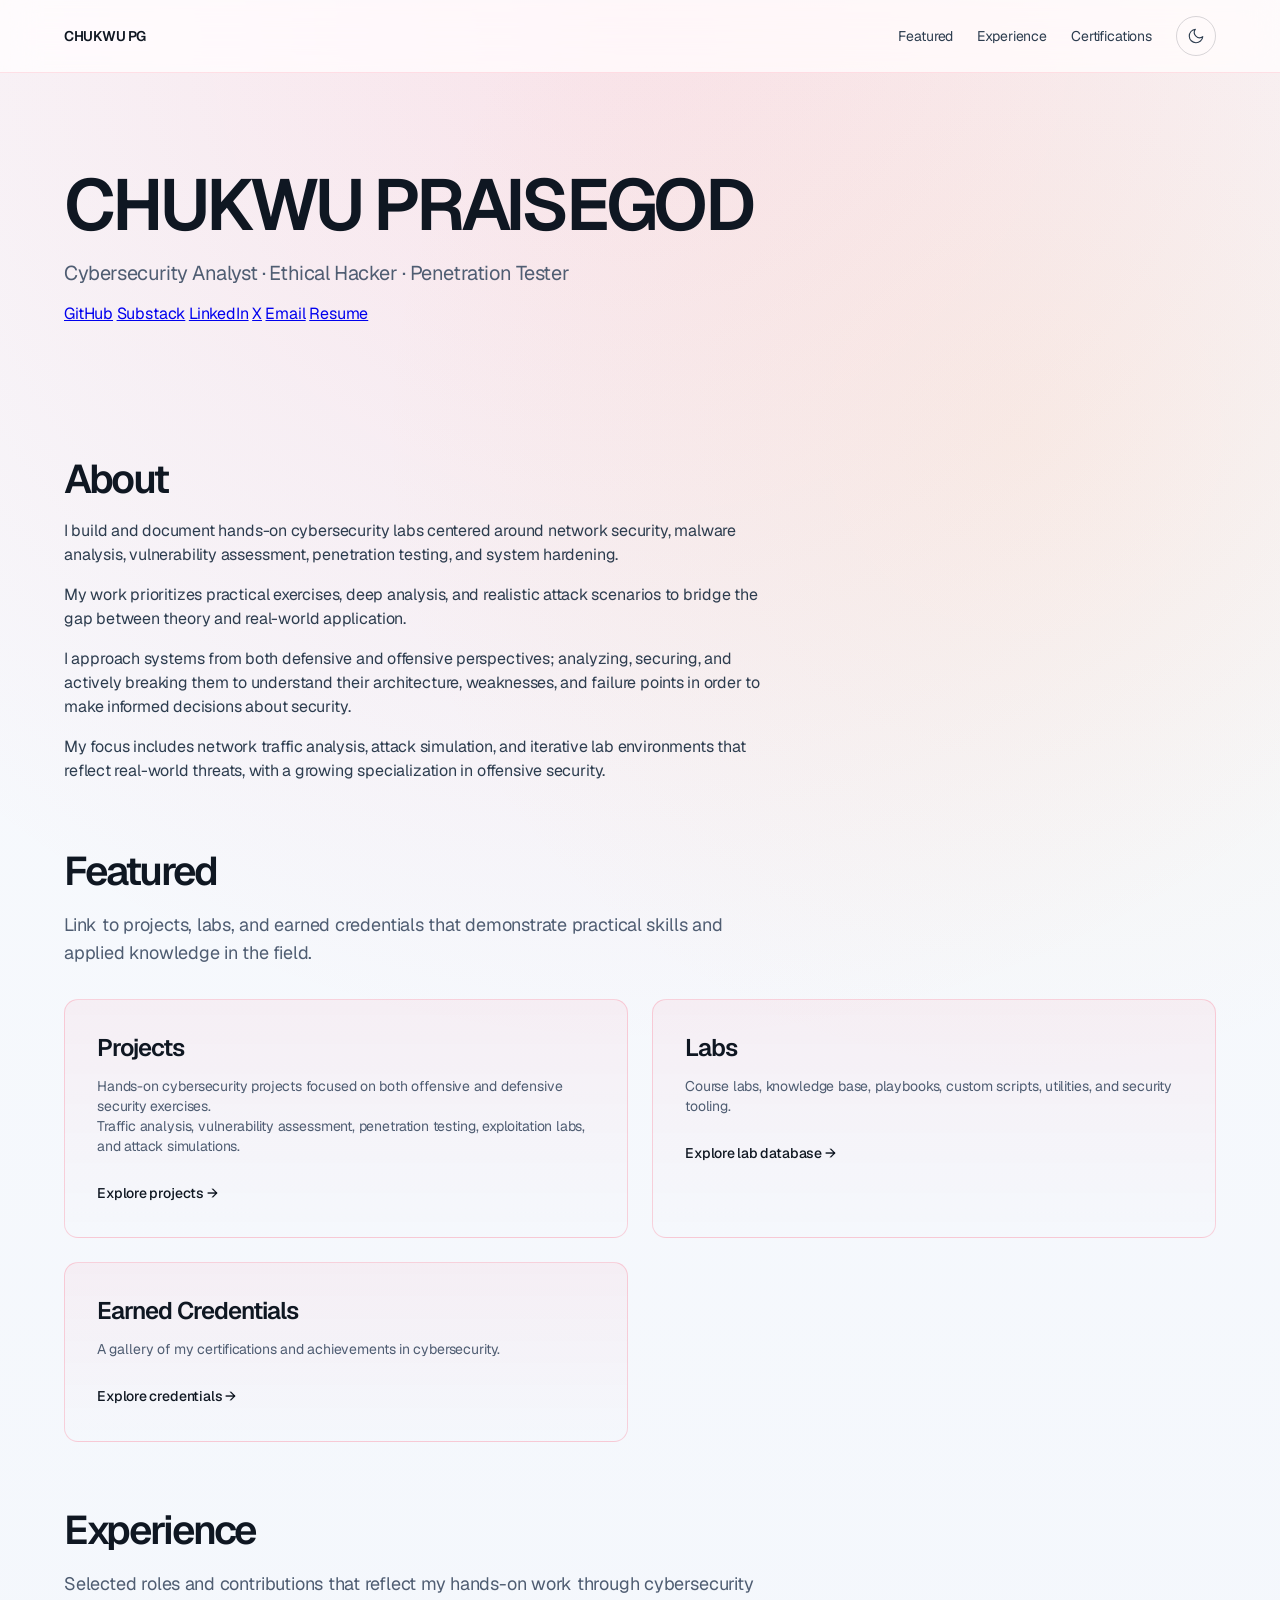
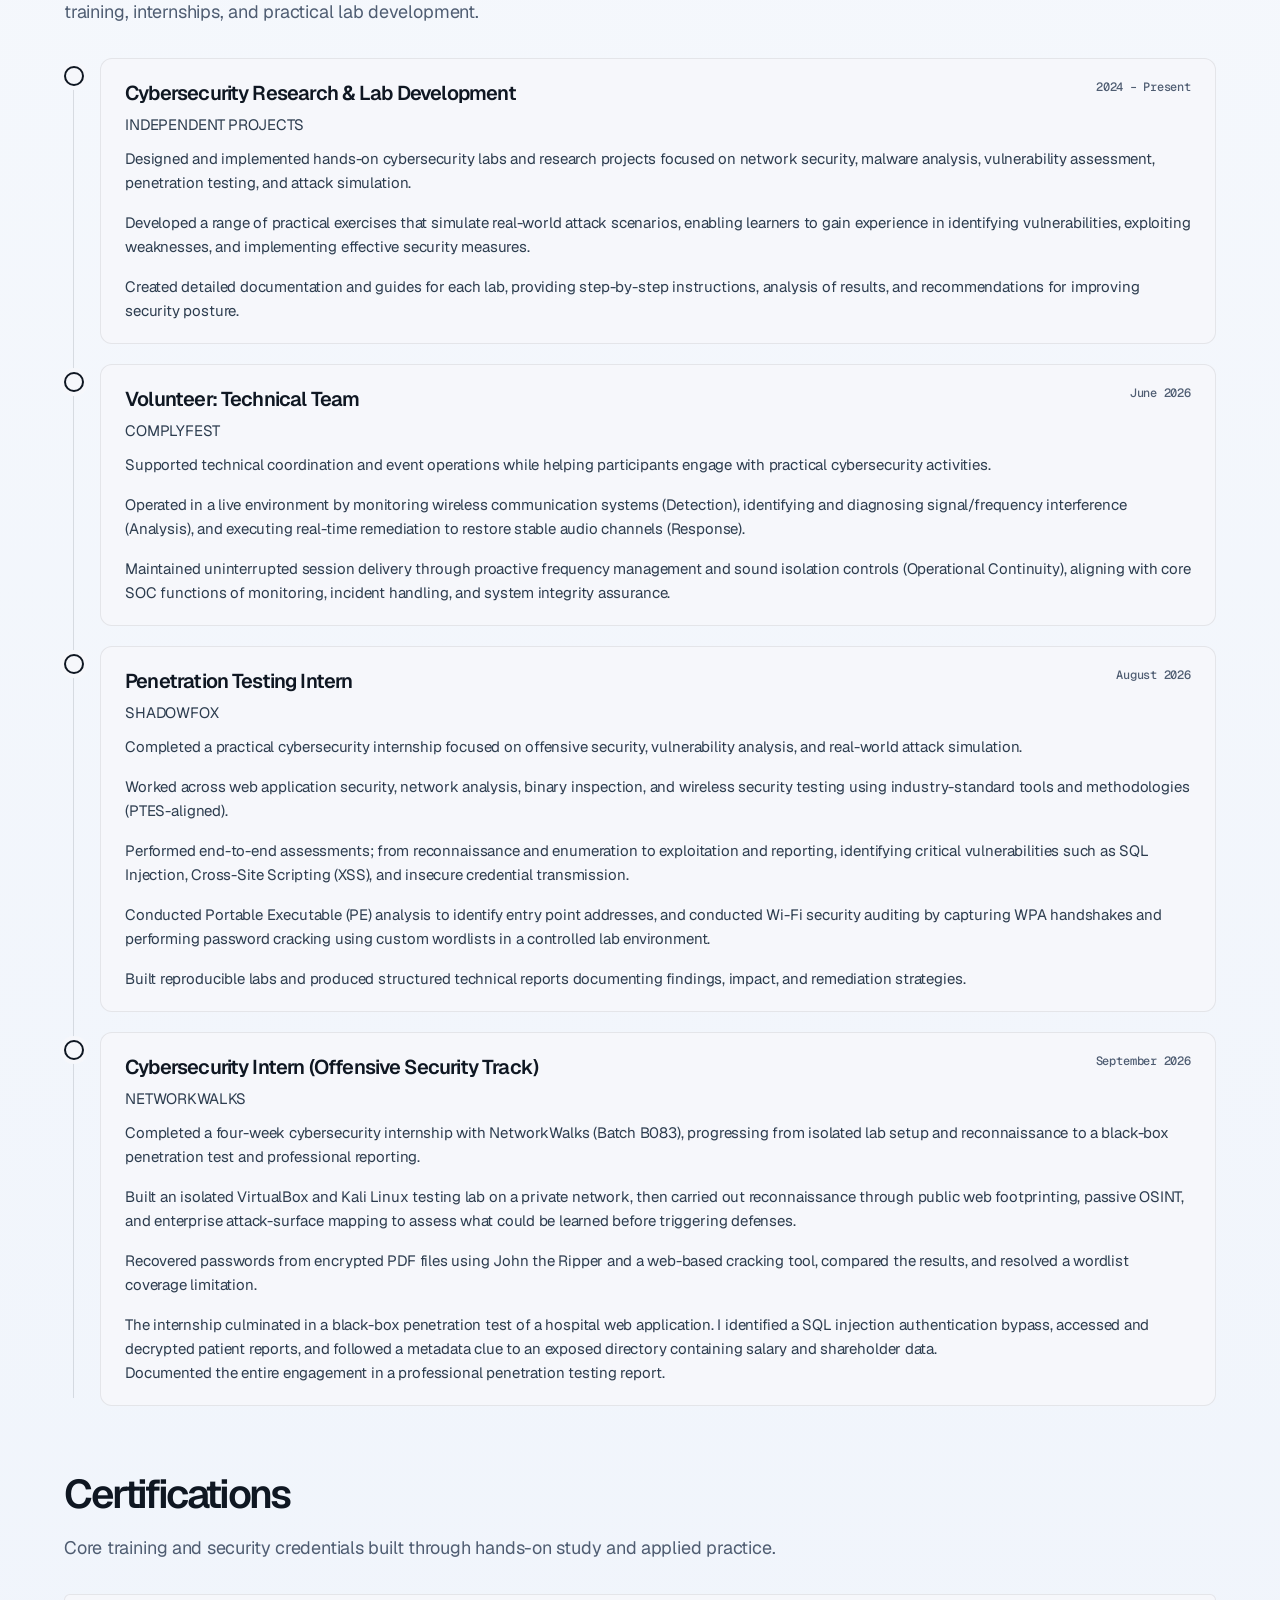
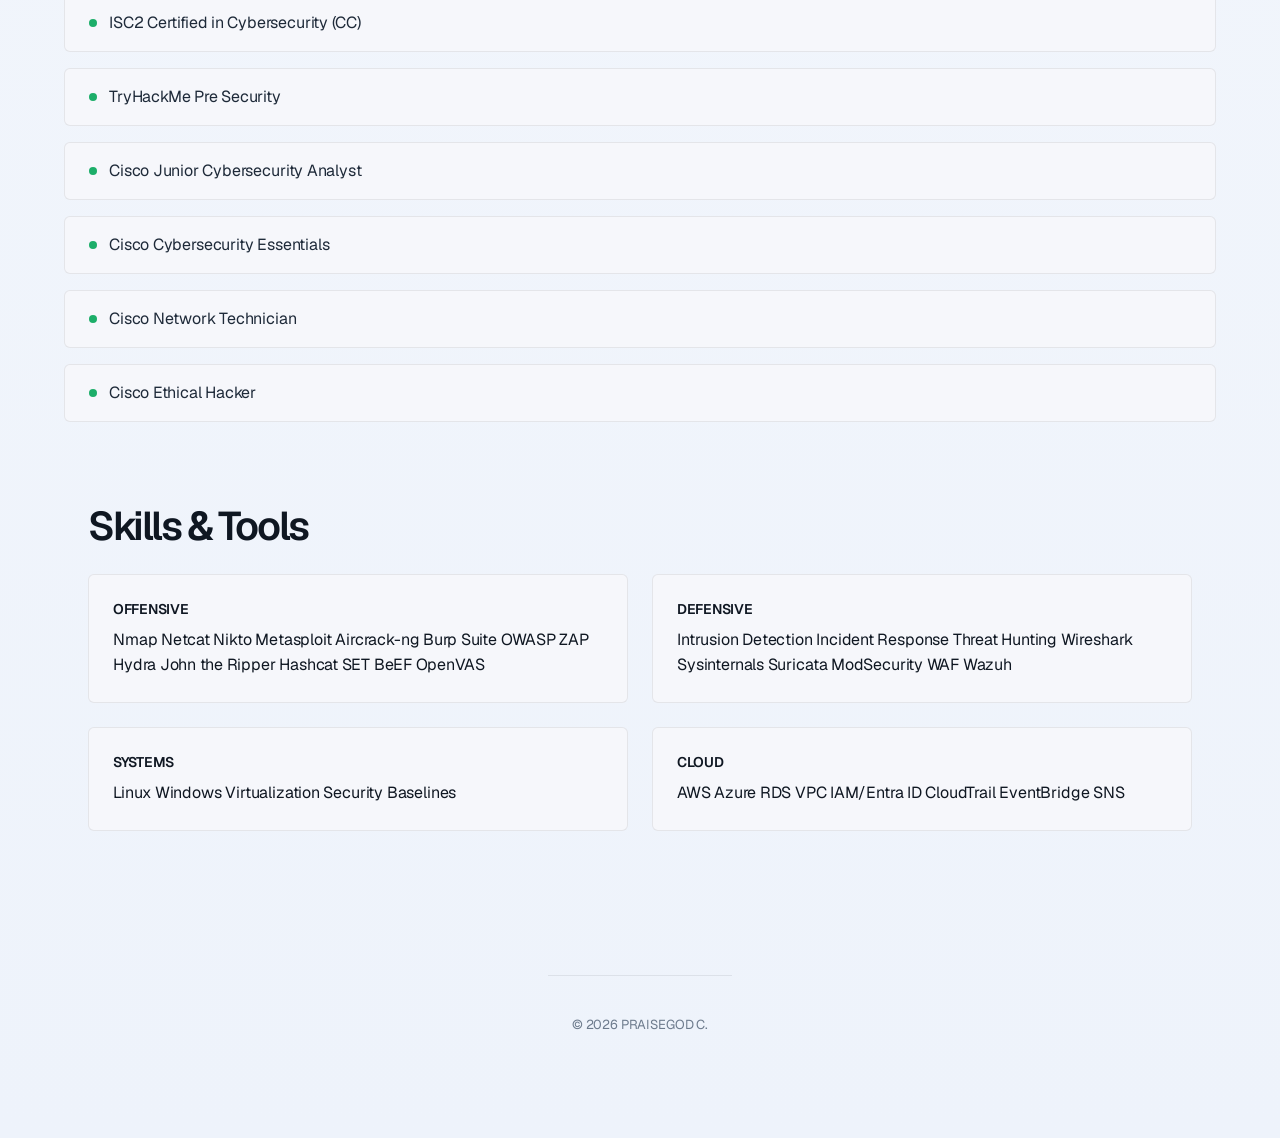
<file: index.html>
<!DOCTYPE html>
<html lang="en">
<head>
  <meta charset="UTF-8" />
  <meta name="viewport" content="width=device-width, initial-scale=1.0"/>
  <title>CHUKWU PG | Cybersecurity Portfolio</title>
  <link rel="preconnect" href="https://fonts.googleapis.com">
  <link rel="preconnect" href="https://fonts.gstatic.com" crossorigin>
  <link href="https://fonts.googleapis.com/css2?family=Inter:wght@300;400;500;600;700&family=JetBrains+Mono:wght@400;500;600&display=swap" rel="stylesheet">
  <link rel="stylesheet" href="style.css" />
</head>

<body>

  <!-- NAVBAR -->
  <nav class="navbar">
    <div class="nav-container">
      <div class="logo">
        <a href="#top">CHUKWU PG</a>
      </div>
      <div class="nav-right">
        <div class="nav-links">
          <a href="#projects">Featured</a>
          <a href="#experience">Experience</a>
          <a href="#certifications">Certifications</a>
        </div>
        <button class="theme-toggle" id="themeToggle" aria-label="Toggle theme">
          <svg id="sunIcon" viewBox="0 0 24 24" style="display:none;">
            <circle cx="12" cy="12" r="4"/>
            <path d="M12 2v2M12 20v2M4.93 4.93l1.41 1.41M17.66 17.66l1.41 1.41M2 12h2M20 12h2M6.34 17.66l-1.41 1.41M19.07 4.93l-1.41 1.41"/>
          </svg>
          <svg id="moonIcon" viewBox="0 0 24 24">
            <path d="M21 12.79A9 9 0 1 1 11.21 3 7 7 0 0 0 21 12.79z"/>
          </svg>
        </button>
      </div>
    </div>
  </nav>

  <!-- HERO -->
  <header id="top" class="container">
    <h1>CHUKWU PRAISEGOD</h1>
    <p class="subtitle">Cybersecurity Analyst · Ethical Hacker · Penetration Tester</p>
    <div class="links">
      <a href="https://github.com/chukwupg/">GitHub</a>
      <a href="https://chukwupg.substack.com">Substack</a>
      <a href="https://linkedin.com/in/chukwupg/">LinkedIn</a>
      <a href="https://x.com/chukwupg/">X</a>
      <a href="mailto:chukwupg@gmail.com">Email</a>
      <a href="https://basedonbelieve.notion.site/My-Resume-3a98e85516f2805284eddd48f5b53321?source=copy_link" target="_blank" rel="noopener noreferrer">Resume</a>
      </div>
  </header>

  <!-- ABOUT -->
  <section class="container">
    <h2>About</h2>
    <p>
      I build and document hands-on cybersecurity labs centered around network security, malware analysis, vulnerability assessment, penetration testing, and system hardening.
    </p>
    <p>
      My work prioritizes practical exercises, deep analysis, and realistic attack scenarios to bridge the gap between theory and real-world application.
    </p>
    <p>
      I approach systems from both defensive and offensive perspectives; analyzing, securing, and actively breaking them to understand their architecture, weaknesses, and failure points in order to make informed decisions about security.
    </p>
    <p>
      My focus includes network traffic analysis, attack simulation, and iterative lab environments that reflect real-world threats, with a growing specialization in offensive security.
    </p>
  </section>

  <!-- Important Links -->
  <section id="projects" class="container">
    <h2>Featured</h2>
    <p class="section-subtitle">
      Link to projects, labs, and earned credentials that demonstrate practical skills and applied knowledge in the field.
    </p>
    <div class="category-grid">
      <a href="cybersecurity.html" class="category-card">
        <h3>Projects</h3>
        <p>Hands-on cybersecurity projects focused on both offensive and defensive security exercises. <br> 
          Traffic analysis, vulnerability assessment, penetration testing, exploitation labs, and attack simulations.</p>
        <span>Explore projects →</span>
      </a>
      <a href="https://basedonbelieve.notion.site/Cybersecurity-Lab-Hub-39d8e85516f280a1a6dbf649016a0a59" class="category-card" target="_blank" rel="noopener noreferrer">
        <h3>Labs</h3>
        <p>Course labs, knowledge base, playbooks, custom scripts, utilities, and security tooling.</p>
        <span>Explore lab database →</span>
      </a>
      <a href="https://app.notion.com/p/basedonbelieve/3a98e85516f2808b9965d1288e8c2629?v=3a98e85516f280d69b88000c5d5dac87" class="category-card" target="_blank" rel="noopener noreferrer">
        <h3>Earned Credentials</h3>
        <p>A gallery of my certifications and achievements in cybersecurity.</p>
        <span>Explore credentials →</span>
      </a>
    </div>
  </section>

  <!-- EXPERIENCE -->
  <section id="experience" class="container">
    <h2>Experience</h2>
    <p class="section-subtitle">
      Selected roles and contributions that reflect my hands-on work through cybersecurity training, internships, and practical lab development.
    </p>
    <div class="experience-list">

      <article class="experience-item">
        <div class="exp-dot"></div>
        <div class="exp-card">
          <div class="exp-header">
            <div>
              <h3>Cybersecurity Research &amp; Lab Development</h3>
              <p class="exp-org">Independent Projects</p>
            </div>
            <span class="exp-date">2024 – Present</span>
          </div>
          <p>
            Designed and implemented hands-on cybersecurity labs and research projects focused on network security, malware analysis, vulnerability assessment, penetration testing, and attack simulation.
          </p>
          <p>
            Developed a range of practical exercises that simulate real-world attack scenarios, enabling learners to gain experience in identifying vulnerabilities, exploiting weaknesses, and implementing effective security measures.
          </p>
          <p>
            Created detailed documentation and guides for each lab, providing step-by-step instructions, analysis of results, and recommendations for improving security posture.
          </p>
        </div>
      </article>        

      <!-- article class="experience-item">
        <div class="exp-dot"></div>
        <div class="exp-card">
          <div class="exp-header">
            <div>
              <h3>Cybersecurity Training &amp; Mentorship</h3>
              <p class="exp-org">Makatob IT Securities</p>
            </div>
            <span class="exp-date">Oct 2025 – Present</span>
          </div>
          <p>
            
          </p>
        </div>
      </article-->

      <article class="experience-item">
        <div class="exp-dot"></div>
        <div class="exp-card">
          <div class="exp-header">
            <div>
              <h3>Volunteer: Technical Team</h3>
              <p class="exp-org">ComplyFest</p>
            </div>
            <span class="exp-date">June 2026</span>
          </div>
          <p>
            Supported technical coordination and event operations while helping participants engage with practical cybersecurity activities.
          </p>
          <p>
            Operated in a live environment by monitoring wireless communication systems (Detection), identifying and diagnosing signal/frequency interference (Analysis), and executing real-time remediation to restore stable audio channels (Response).
          </p>
          <p>
            Maintained uninterrupted session delivery through proactive frequency management and sound isolation controls (Operational Continuity), aligning with core SOC functions of monitoring, incident handling, and system integrity assurance.
          </p>
        </div>
      </article> 

      <article class="experience-item">
        <div class="exp-dot"></div>
        <div class="exp-card">
          <div class="exp-header">
            <div>
              <h3>Penetration Testing Intern</h3>
              <p class="exp-org">ShadowFox</p>
            </div>
            <span class="exp-date">August 2026 </span>
          </div>
          <p>
            Completed a practical cybersecurity internship focused on offensive security, vulnerability analysis, and real-world attack simulation. 
          </p>
          <p>
            Worked across web application security, network analysis, binary inspection, and wireless security testing using industry-standard tools and methodologies (PTES-aligned).
          </p>
          <p>
            Performed end-to-end assessments; from reconnaissance and enumeration to exploitation and reporting, identifying critical vulnerabilities such as SQL Injection, Cross-Site Scripting (XSS), and insecure credential transmission.
          </p>
          <p>
            Conducted Portable Executable (PE) analysis to identify entry point addresses, and conducted Wi-Fi security auditing by capturing WPA handshakes and performing password cracking using custom wordlists in a controlled lab environment.
          </p>
          <p>
            Built reproducible labs and produced structured technical reports documenting findings, impact, and remediation strategies.
          </p>
        </div>
      </article>
      <article class="experience-item">
        <div class="exp-dot"></div>
        <div class="exp-card">
          <div class="exp-header">
            <div>
              <h3>Cybersecurity Intern (Offensive Security Track)</h3>
              <p class="exp-org">NetworkWalks</p>
            </div>
            <span class="exp-date">September 2026</span>
          </div>
          <p>
            Completed a four-week cybersecurity internship with NetworkWalks (Batch B083), progressing from isolated lab setup and reconnaissance to a black-box penetration test and professional reporting.
          </p>
          <p>
            Built an isolated VirtualBox and Kali Linux testing lab on a private network, then carried out reconnaissance through public web footprinting, passive OSINT, and enterprise attack-surface mapping to assess what could be learned before triggering defenses.
          </p>
          <p>
            Recovered passwords from encrypted PDF files using John the Ripper and a web-based cracking tool, compared the results, and resolved a wordlist coverage limitation.
          </p>
          <p>
            The internship culminated in a black-box penetration test of a hospital web application. I identified a SQL injection authentication bypass, accessed and decrypted patient reports, and followed a metadata clue to an exposed directory containing salary and shareholder data. <br> 
            Documented the entire engagement in a professional penetration testing report.
          </p>
        </div>
      </article>
      
    </div>
  </section>

  <!-- CERTIFICATIONS -->
  <section id="certifications" class="container">
    <h2>Certifications</h2>
    <p class="section-subtitle">Core training and security credentials built through hands-on study and applied practice.</p>
    <div class="cert-list">
      <div class="cert-item">
        <span class="cert-dot"></span>
        <span class="cert-name">ISC2 Certified in Cybersecurity (CC)</span>
      </div>
      <div class="cert-item">
        <span class="cert-dot"></span>
        <span class="cert-name">TryHackMe Pre Security</span>
      </div>
      <div class="cert-item">
        <span class="cert-dot"></span>
        <span class="cert-name">Cisco Junior Cybersecurity Analyst</span>
      </div>
      <div class="cert-item">
        <span class="cert-dot"></span>
        <span class="cert-name">Cisco Cybersecurity Essentials</span>
      </div>
      <div class="cert-item">
        <span class="cert-dot"></span>
        <span class="cert-name">Cisco Network Technician</span>
      </div>
      <div class="cert-item">
        <span class="cert-dot"></span>
        <span class="cert-name">Cisco Ethical Hacker</span>
      </div>
      <!--- div class="cert-item">
        <span class="cert-dot cert-dot-ongoing"></span>
        <span class="cert-name">Cisco CyberOps Associate (In-view)</span>
      </div>
    </div>
  </section>

  <!-- SKILLS -->
  <section class="container">
    <h2>Skills & Tools</h2>
    <div class="skills">
      <div class="skill-group">
        <h4>Offensive</h4>
        <div class="chip-list">
          <span>Nmap</span>
          <span>Netcat</span>
          <span>Nikto</span>
          <span>Metasploit</span>
          <span>Aircrack-ng</span>
          <span>Burp Suite</span>
          <span>OWASP ZAP</span>
          <span>Hydra</span>
          <span>John the Ripper</span>
          <span>Hashcat</span>
          <span>SET</span>
          <span>BeEF</span>
          <span>OpenVAS</span>
        </div>
      </div>
      <div class="skill-group">
        <h4>Defensive</h4>
        <div class="chip-list">
          <span>Intrusion Detection</span>
          <span>Incident Response</span>
          <span>Threat Hunting</span>
          <span>Wireshark</span>
          <span>Sysinternals</span>
          <span>Suricata</span>
          <span>ModSecurity WAF</span>
          <span>Wazuh</span>
        </div>
      </div>
      <div class="skill-group">
        <h4>Systems</h4>
        <div class="chip-list">
          <span>Linux</span>
          <span>Windows</span>
          <span>Virtualization</span>
          <span>Security Baselines</span>
        </div>
      </div>
      <div class="skill-group">
        <h4>Cloud</h4>
        <div class="chip-list">
          <span>AWS</span>
          <span>Azure</span>
          <span>RDS</span>
          <span>VPC</span>
          <span>IAM/Entra ID</span>
          <span>CloudTrail</span>
          <span>EventBridge</span>
          <span>SNS</span>
        </div>
      </div>
    </div>
  </section>

  <!-- FOOTER -->
  <footer class="container">
    <p>© 2026 PRAISEGOD C.</p>
  </footer>

<script>
// ===== THEME TOGGLE =====
const themeToggle = document.getElementById('themeToggle');
const sunIcon = document.getElementById('sunIcon');
const moonIcon = document.getElementById('moonIcon');
const html = document.documentElement;

const savedTheme = localStorage.getItem('theme') || 'light';
html.setAttribute('data-theme', savedTheme);
updateIcons(savedTheme);

function updateIcons(theme) {
  if (theme === 'dark') {
    sunIcon.style.display = 'block';
    moonIcon.style.display = 'none';
  } else {
    sunIcon.style.display = 'none';
    moonIcon.style.display = 'block';
  }
}

function toggleTheme() {
  const current = html.getAttribute('data-theme');
  const next = current === 'dark' ? 'light' : 'dark';
  html.setAttribute('data-theme', next);
  localStorage.setItem('theme', next);
  updateIcons(next);
}

window.addEventListener('storage', (e) => {
  if (e.key === 'theme') {
    const newTheme = e.newValue || 'light';
    html.setAttribute('data-theme', newTheme);
    updateIcons(newTheme);
  }
});

document.addEventListener('DOMContentLoaded', () => {
  const saved = localStorage.getItem('theme') || 'light';
  html.setAttribute('data-theme', saved);
  updateIcons(saved);
});

themeToggle.addEventListener('click', toggleTheme);

// ===== SCROLL SPY =====
const sections = document.querySelectorAll("section[id]");
const navLinks = document.querySelectorAll(".nav-links a");

window.addEventListener("scroll", () => {
  let current = "";
  sections.forEach(section => {
    const sectionTop = section.offsetTop - 96;
    if (scrollY >= sectionTop) {
      current = section.getAttribute("id");
    }
  });
  navLinks.forEach(a => {
    a.classList.remove("active");
    if (a.getAttribute("href") === "#" + current) {
      a.classList.add("active");
    }
  });
});
</script>

</body>
</html>
</file>
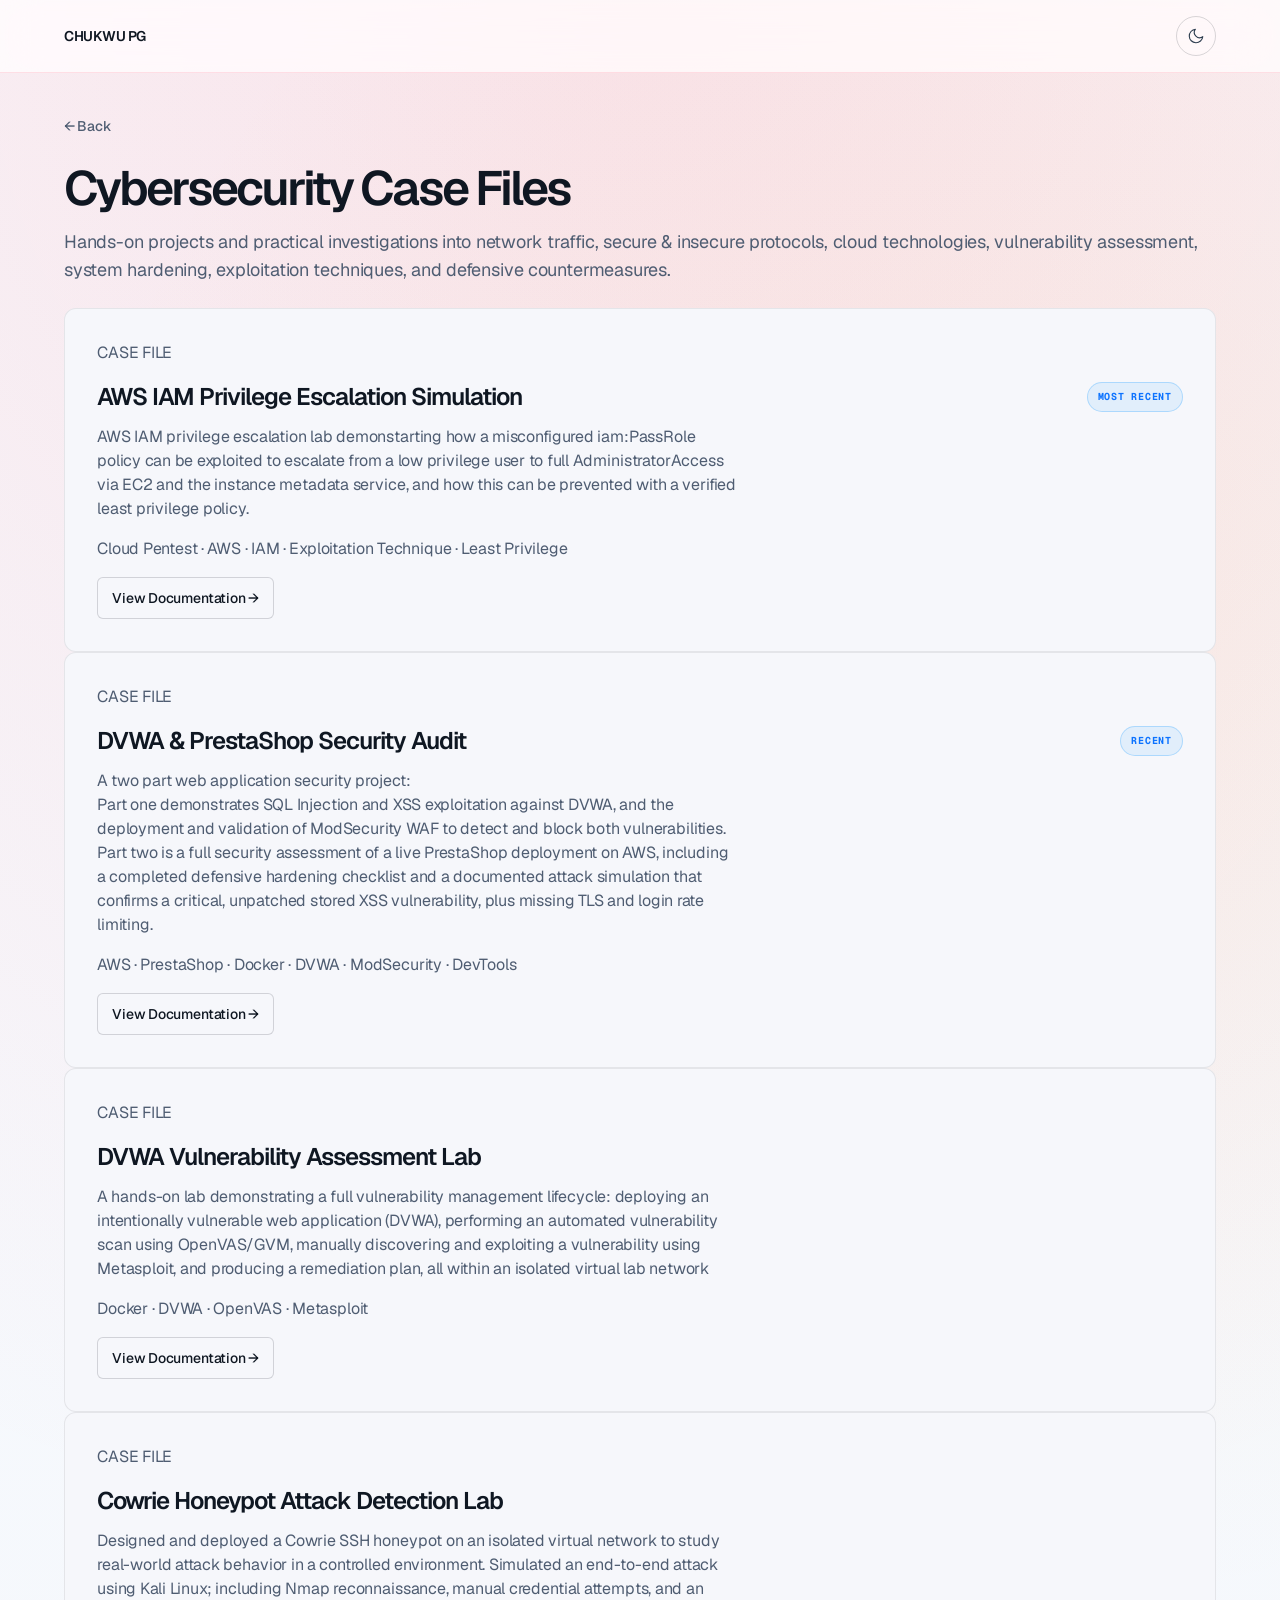
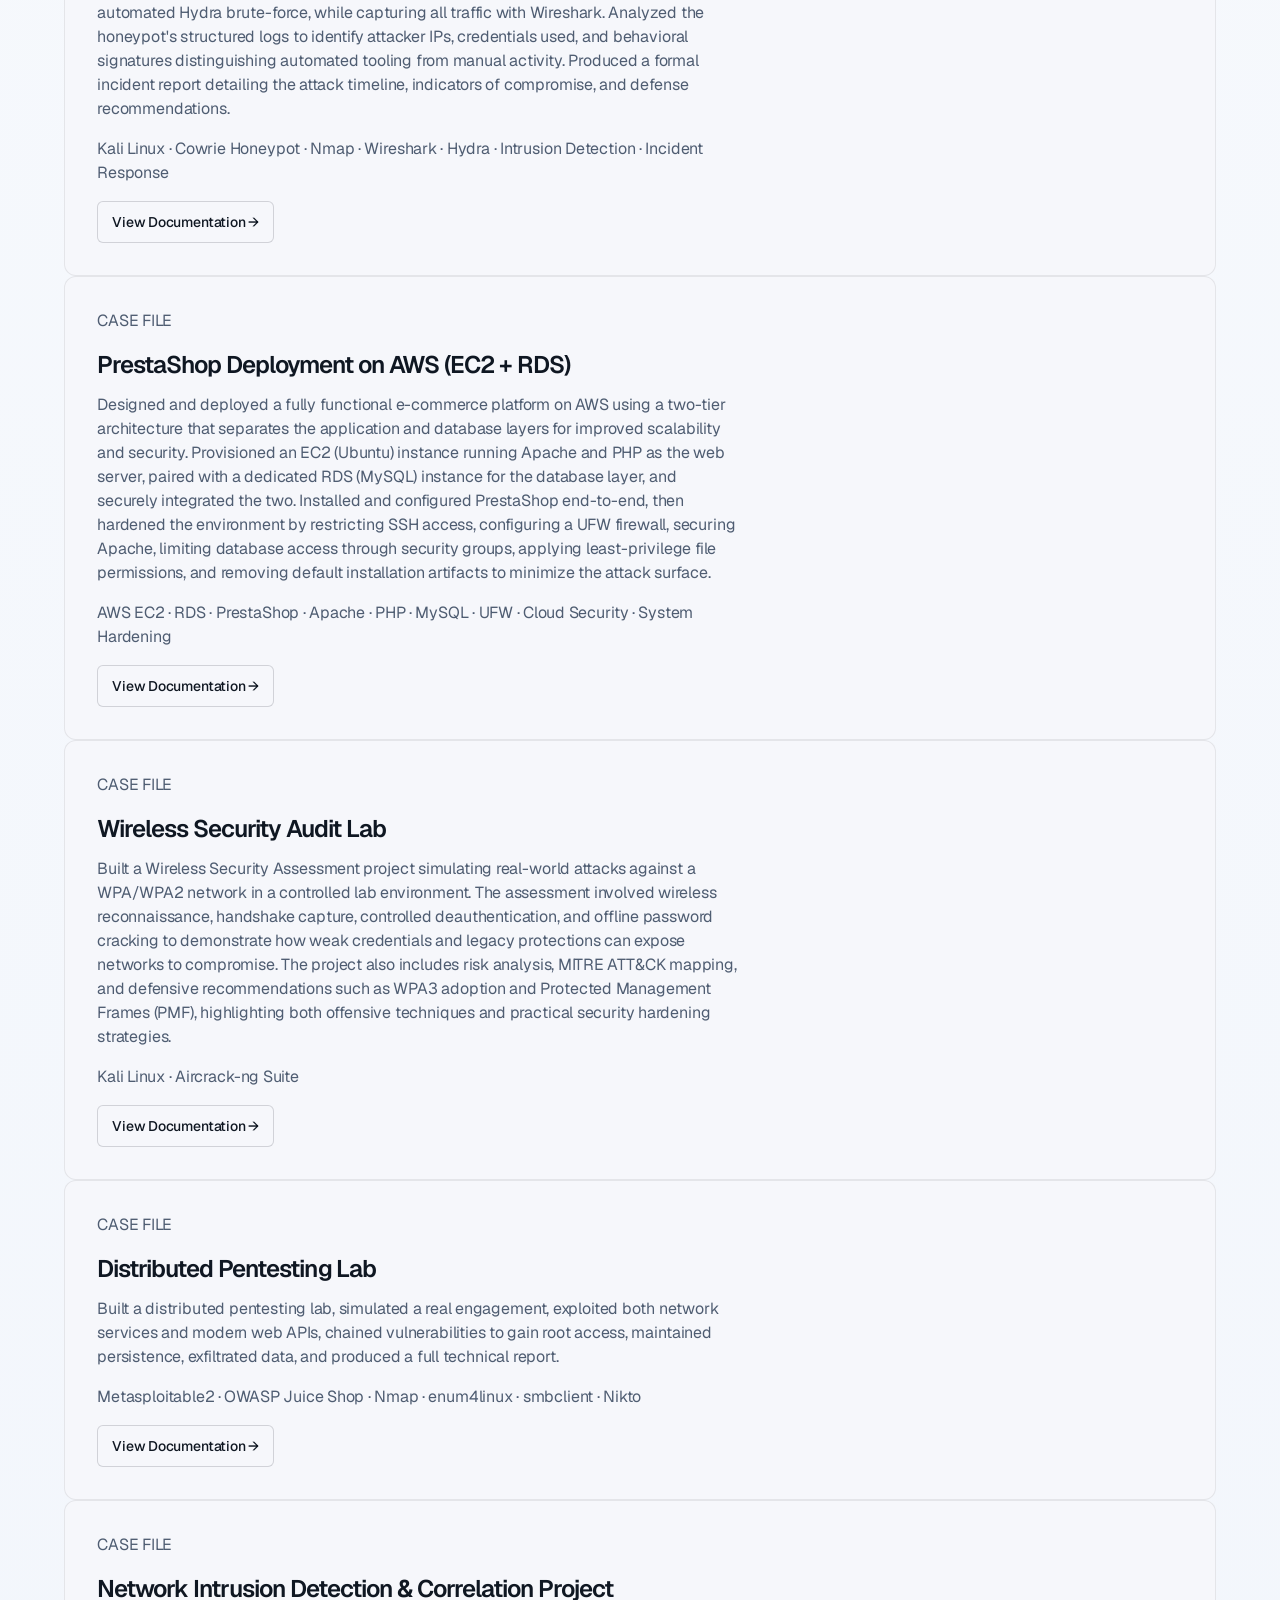
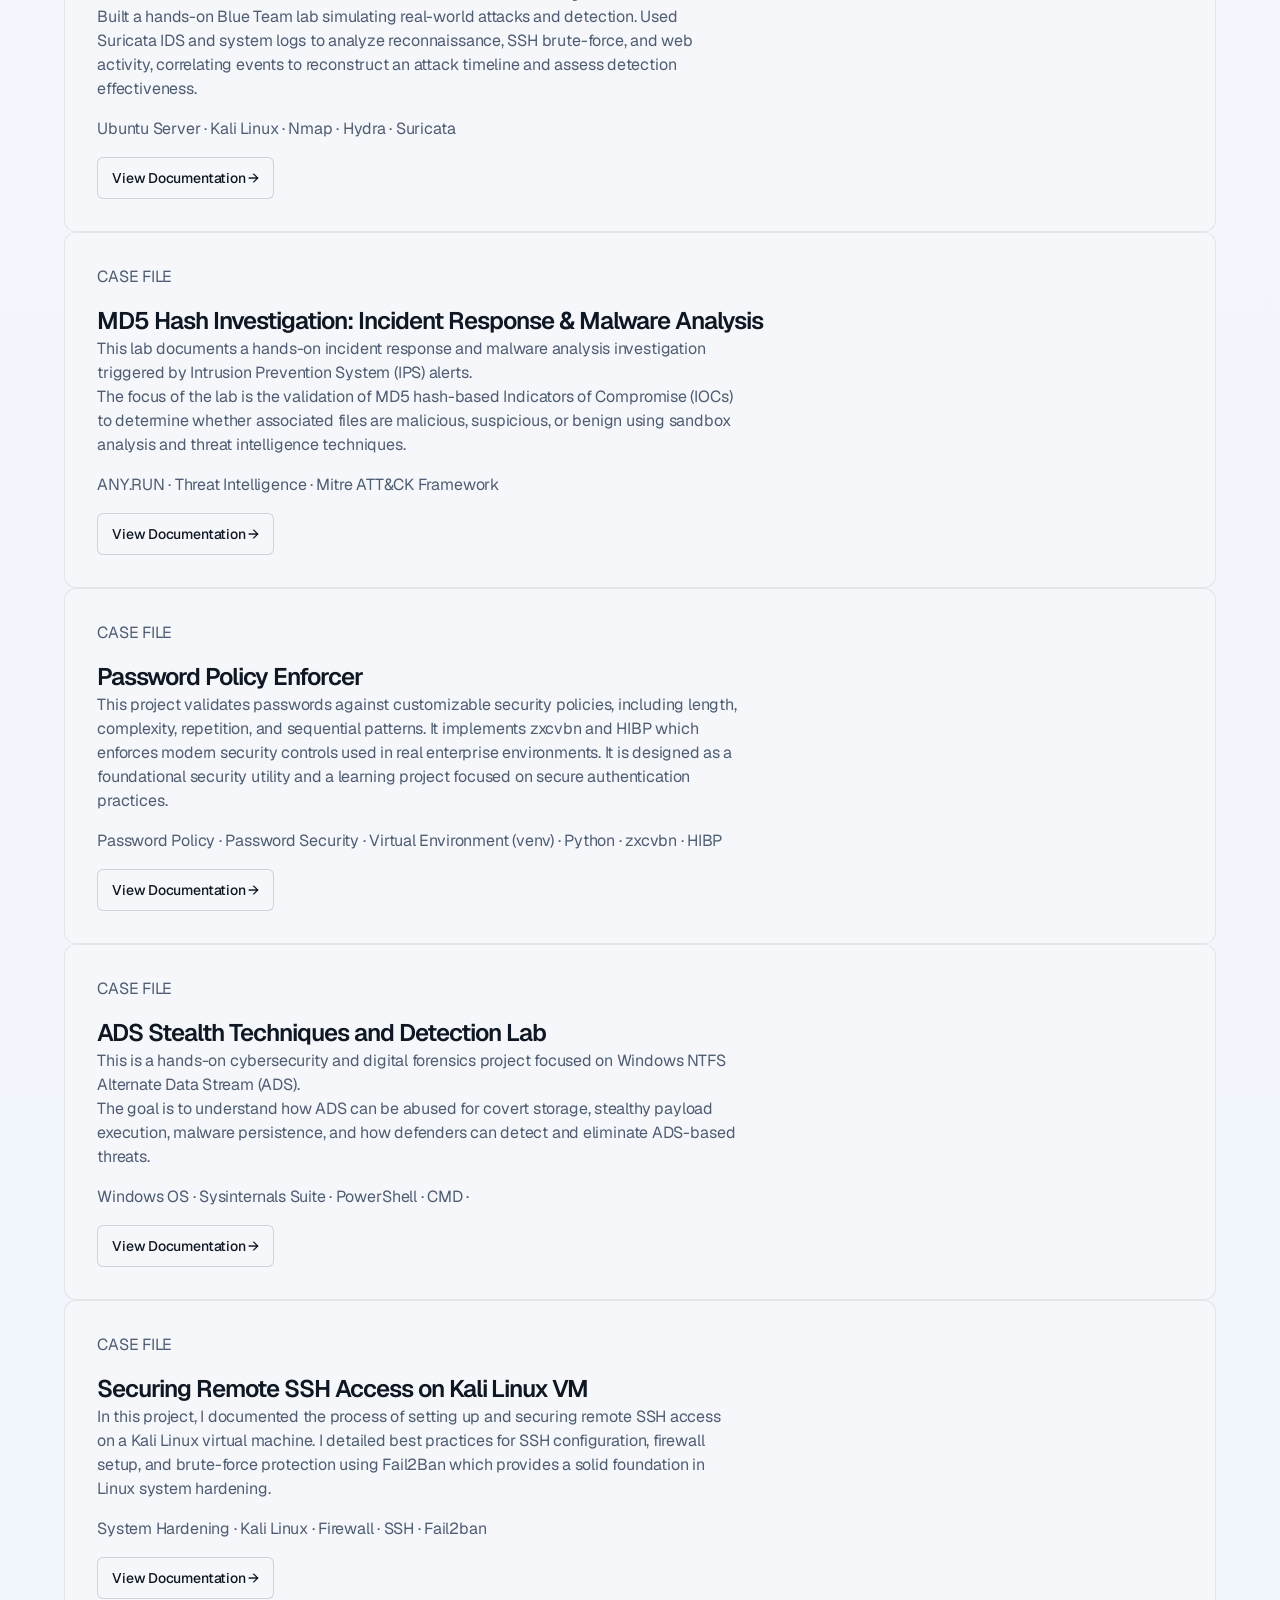
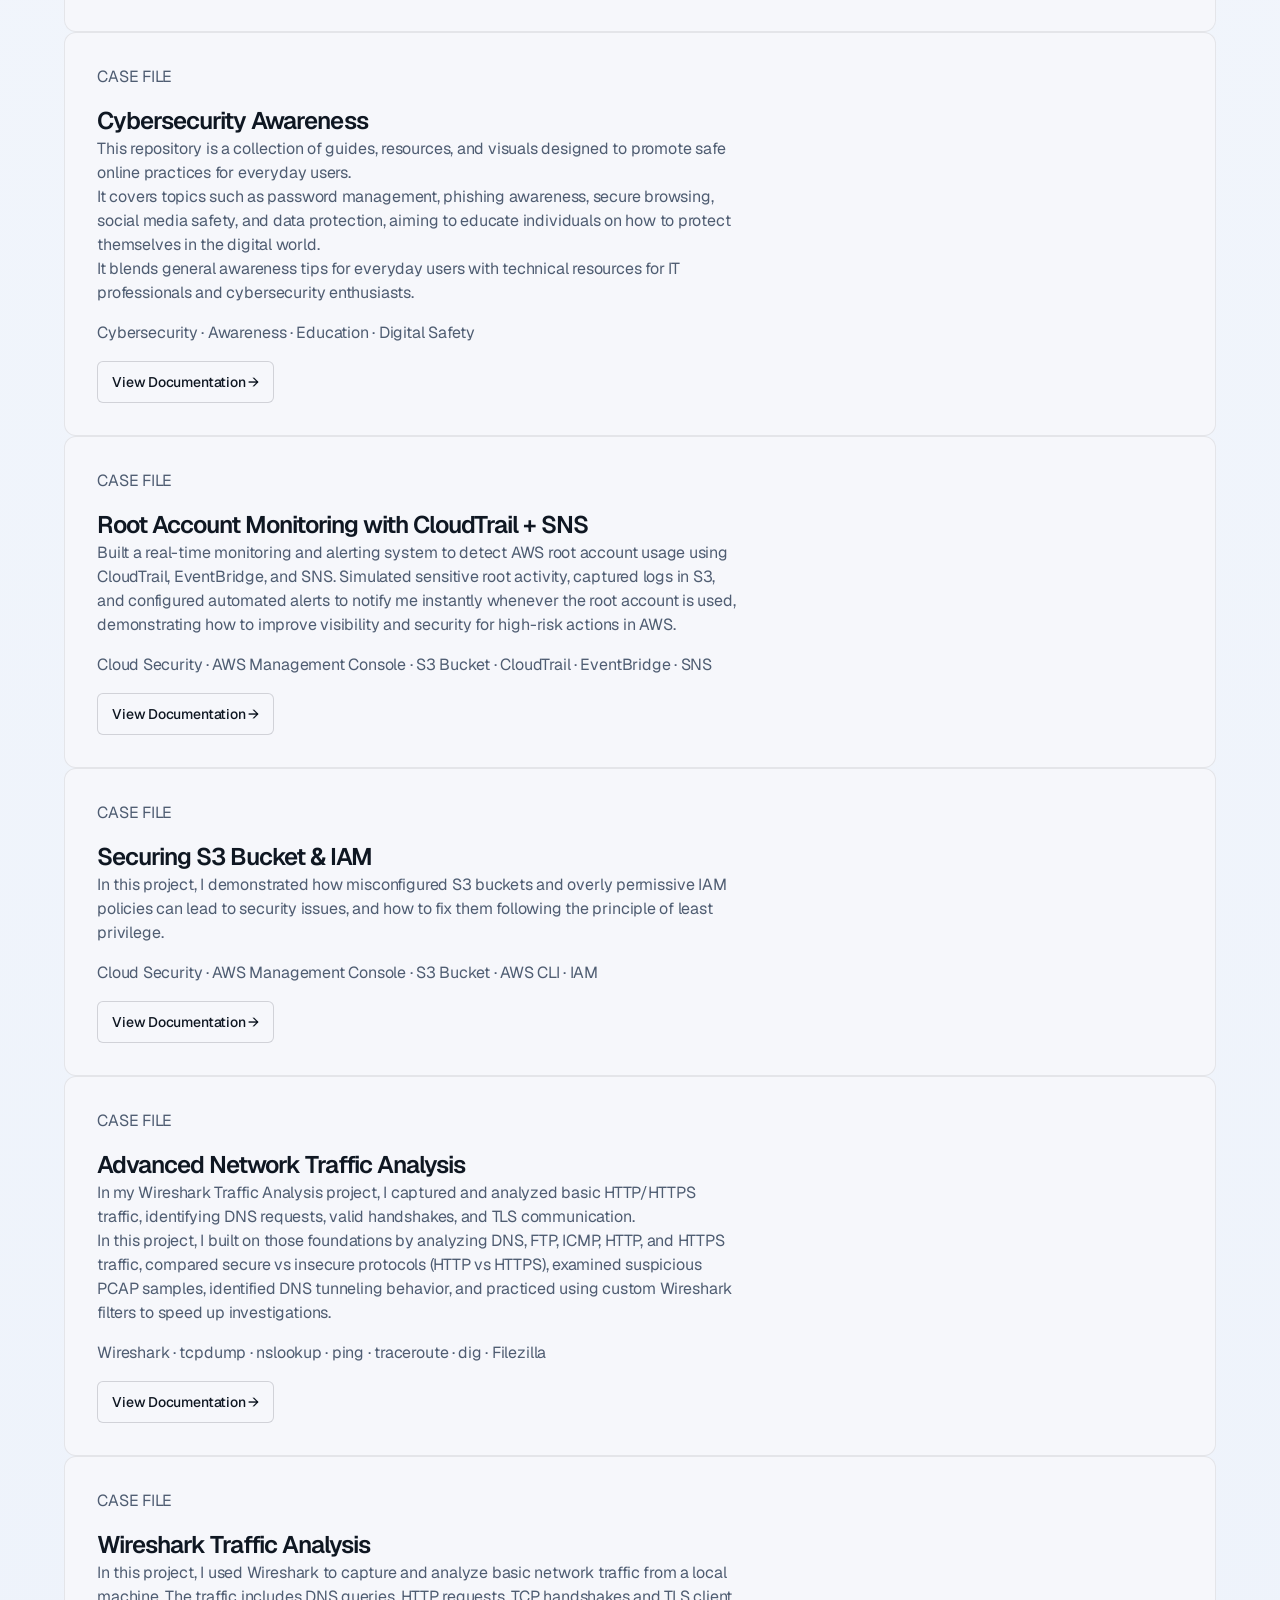
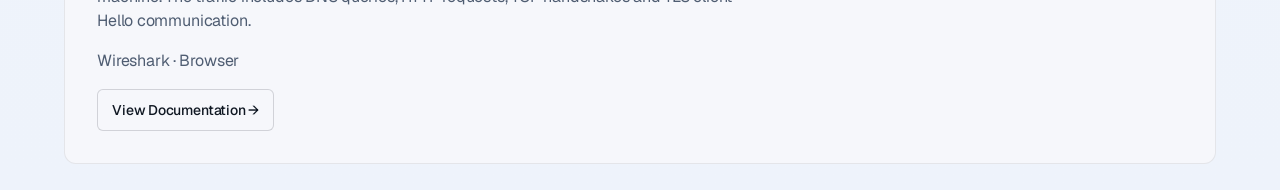
<file: cybersecurity.html>
<!DOCTYPE html>
<html lang="en">
<head>
  <meta charset="UTF-8" />
  <meta name="viewport" content="width=device-width, initial-scale=1.0"/>
  <title>Cybersecurity Case Files</title>
  <link rel="preconnect" href="https://fonts.googleapis.com">
  <link rel="preconnect" href="https://fonts.gstatic.com" crossorigin>
  <link href="https://fonts.googleapis.com/css2?family=Inter:wght@300;400;500;600;700&family=JetBrains+Mono:wght@400;500;600&display=swap" rel="stylesheet">
  <link rel="stylesheet" href="style.css" />
</head>

<body>

<nav class="navbar">
  <div class="nav-container">
    <div class="logo">
      <a href="index.html">CHUKWU PG</a>
    </div>
    <div class="nav-right">
      <button class="theme-toggle" id="themeToggle" aria-label="Toggle theme">
        <svg id="sunIcon" viewBox="0 0 24 24" style="display:none;">
          <circle cx="12" cy="12" r="4"/>
          <path d="M12 2v2M12 20v2M4.93 4.93l1.41 1.41M17.66 17.66l1.41 1.41M2 12h2M20 12h2M6.34 17.66l-1.41 1.41M19.07 4.93l-1.41 1.41"/>
        </svg>
        <svg id="moonIcon" viewBox="0 0 24 24">
          <path d="M21 12.79A9 9 0 1 1 11.21 3 7 7 0 0 0 21 12.79z"/>
        </svg>
      </button>
    </div>
  </div>
</nav>

<div class="container">

  <div class="page-header">
    <a href="index.html" class="back-link">← Back</a>
    <h1>Cybersecurity Case Files</h1>
    <p class="section-subtitle">
      Hands-on projects and practical investigations into network traffic, secure & insecure protocols, cloud technologies, vulnerability assessment, system hardening, exploitation techniques, and defensive countermeasures.
    </p>
  </div>
  
  <div class="project-card">
      <p class="case-label">CASE FILE</p>
      <div class="project-header">
        <h3>AWS IAM Privilege Escalation Simulation</h3>
        <span class="recent-badge">Most Recent</span>
      </div>
      <p>
        AWS IAM privilege escalation lab demonstarting how a misconfigured iam:PassRole policy can be exploited to escalate from a low privilege user to full AdministratorAccess via EC2 and the instance metadata service, and how this can be prevented with a verified least privilege policy.
      </p>
      <p class="tags">Cloud Pentest · AWS · IAM · Exploitation Technique · Least Privilege</p>
      <a href="https://github.com/chukwupg/aws-iam-privilege-escalation-simulation">View Documentation →</a>
  </div>

  <div class="project-card">
      <p class="case-label">CASE FILE</p>
      <div class="project-header">
        <h3>DVWA & PrestaShop Security Audit</h3>
        <span class="recent-badge">Recent</span>
      </div>
      <p>
        A two part web application security project: </br>     
        Part one demonstrates SQL Injection and XSS exploitation against DVWA, and the deployment and validation of ModSecurity WAF to detect and block both vulnerabilities. <br>
        Part two is a full security assessment of a live PrestaShop deployment on AWS, including a completed defensive hardening checklist and a documented attack simulation that confirms a critical, unpatched stored XSS vulnerability, plus missing TLS and login rate limiting.
      </p>
      <p class="tags">AWS · PrestaShop · Docker · DVWA · ModSecurity · DevTools </p>
      <a href="https://github.com/chukwupg/dvwa-prestashop-security-audit">View Documentation →</a>
  </div>

  <div class="project-card">
      <p class="case-label">CASE FILE</p>
      <div class="project-header">
        <h3>DVWA Vulnerability Assessment Lab</h3>
      </div>
      <p>
        A hands-on lab demonstrating a full vulnerability management lifecycle: deploying an intentionally vulnerable web application (DVWA), performing an automated vulnerability scan using OpenVAS/GVM, 
        manually discovering and exploiting a vulnerability using Metasploit, and producing a remediation plan, all within an isolated virtual lab network
      </p>
      <p class="tags">Docker · DVWA · OpenVAS · Metasploit </p>
      <a href="https://github.com/chukwupg/dvwa-vulnerability-assessment-lab">View Documentation →</a> 
  </div>


  <div class="project-card">
      <p class="case-label">CASE FILE</p>
      <div class="project-header">
        <h3>Cowrie Honeypot Attack Detection Lab</h3>
      </div>
      <p>
        Designed and deployed a Cowrie SSH honeypot on an isolated virtual network to study real-world attack behavior in a controlled environment. 
        Simulated an end-to-end attack using Kali Linux; including Nmap reconnaissance, manual credential attempts, and an automated Hydra brute-force, while capturing all traffic with Wireshark. 
        Analyzed the honeypot's structured logs to identify attacker IPs, credentials used, and behavioral signatures distinguishing automated tooling from manual activity. 
        Produced a formal incident report detailing the attack timeline, indicators of compromise, and defense recommendations. 
      </p>
      <p class="tags">Kali Linux · Cowrie Honeypot · Nmap · Wireshark · Hydra · Intrusion Detection · Incident Response</p>
      <a href="https://github.com/chukwupg/cowrie-honeypot-attack-detection-lab">View Documentation →</a>
    </div>

    <div class="project-card">
      <p class="case-label">CASE FILE</p>
      <div class="project-header">
        <h3>PrestaShop Deployment on AWS (EC2 + RDS)</h3>
      </div>
      <p>
        Designed and deployed a fully functional e-commerce platform on AWS using a two-tier architecture that separates the application and database layers for improved scalability and security. 
        Provisioned an EC2 (Ubuntu) instance running Apache and PHP as the web server, paired with a dedicated RDS (MySQL) instance for the database layer, and securely integrated the two. 
        Installed and configured PrestaShop end-to-end, then hardened the environment by restricting SSH access, configuring a UFW firewall, securing Apache, limiting database access through security groups, applying least-privilege file permissions, and removing default installation artifacts to minimize the attack surface.
      </p>
      <p class="tags">AWS EC2 · RDS · PrestaShop · Apache · PHP · MySQL · UFW · Cloud Security · System Hardening</p>
      <a href="https://github.com/chukwupg/prestashop-aws-deployment">View Documentation →</a>
    </div>

    <div class="project-card">
      <p class="case-label">CASE FILE</p>
      <div class="project-header">
        <h3>Wireless Security Audit Lab</h3>
      </div>
      <p>
        Built a Wireless Security Assessment project simulating real-world attacks against a WPA/WPA2 network in a controlled lab environment. The assessment involved wireless reconnaissance, handshake capture, controlled deauthentication, and offline password cracking to demonstrate how weak credentials and legacy protections can expose networks to compromise. 
        The project also includes risk analysis, MITRE ATT&CK mapping, and defensive recommendations such as WPA3 adoption and Protected Management Frames (PMF), highlighting both offensive techniques and practical security hardening strategies.
      </p>
      <p class="tags">Kali Linux · Aircrack-ng Suite </p>
      <a href="https://github.com/chukwupg/wireless-security-audit-lab">View Documentation →</a>
    </div>

    <div class="project-card">
      <p class="case-label">CASE FILE</p>
      <div class="project-header">
        <h3>Distributed Pentesting Lab</h3>
      </div>
      <p>
        Built a distributed pentesting lab, simulated a real engagement, exploited both network services and modern web APIs, chained vulnerabilities to gain root access, maintained persistence, exfiltrated data, and produced a full technical report.
      </p>
      <p class="tags">Metasploitable2 · OWASP Juice Shop · Nmap · enum4linux · smbclient · Nikto</p>
      <a href="https://github.com/chukwupg/distributed-pentesting-lab">View Documentation →</a>
    </div>

    <div class="project-card">
      <p class="case-label">CASE FILE</p>
      <h3>Network Intrusion Detection & Correlation Project</h3>
      <p>
        Built a hands-on Blue Team lab simulating real-world attacks and detection. 
        Used Suricata IDS and system logs to analyze reconnaissance, SSH brute-force, and web activity, correlating events to reconstruct an attack timeline and assess detection effectiveness.
      </p>
      <p class="tags">Ubuntu Server · Kali Linux · Nmap · Hydra · Suricata</p>
      <a href="https://github.com/chukwupg/network-intrusion-detection-lab">View Documentation →</a>
    </div>

    <div class="project-card">
      <p class="case-label">CASE FILE</p>
      <h3>MD5 Hash Investigation: Incident Response & Malware Analysis</h3>
      <p>
        This lab documents a hands-on incident response and malware analysis investigation triggered by Intrusion Prevention System (IPS) alerts. <br>

        The focus of the lab is the validation of MD5 hash-based Indicators of Compromise (IOCs) to determine whether associated files are malicious, suspicious, or benign using sandbox analysis and threat intelligence techniques.
      </p>
      <p class="tags">ANY.RUN · Threat Intelligence · Mitre ATT&CK Framework</p>
      <a href="https://github.com/chukwupg/MD5-Hash-Investigation-Using-ANY.RUN">View Documentation →</a>
    </div>

    <div class="project-card">
      <p class="case-label">CASE FILE</p>
      <h3>Password Policy Enforcer</h3>
      <p>
        This project validates passwords against customizable security policies, including length, complexity, repetition, and sequential patterns. 
        It implements zxcvbn and HIBP which enforces modern security controls used in real enterprise environments. 
        It is designed as a foundational security utility and a learning project focused on secure authentication practices.
      </p>
      <p class="tags">Password Policy · Password Security · Virtual Environment (venv) · Python · zxcvbn · HIBP</p>
      <a href="https://github.com/chukwupg/password-policy-enforcer">View Documentation →</a>
    </div>

    <div class="project-card">
      <p class="case-label">CASE FILE</p>
      <h3>ADS Stealth Techniques and Detection Lab</h3>
      <p>
        This is a hands-on cybersecurity and digital forensics project focused on Windows NTFS Alternate Data Stream (ADS). <br> 
        The goal is to understand how ADS can be abused for covert storage, stealthy payload execution, malware persistence, and how defenders can detect and eliminate ADS-based threats.
      </p>
      <p class="tags">Windows OS · Sysinternals Suite · PowerShell · CMD · </p>
      <a href="https://github.com/chukwupg/ADS-Stealth-Techniques-and-Detection-Lab">View Documentation →</a>
    </div>

    <div class="project-card">
      <p class="case-label">CASE FILE</p>
      <h3>Securing Remote SSH Access on Kali Linux VM</h3>
      <p>
        In this project, I documented the process of setting up and securing remote SSH access on a Kali Linux virtual machine. 
        I detailed best practices for SSH configuration, firewall setup, and brute-force protection using Fail2Ban which provides a solid foundation in Linux system hardening.
      </p>
      <p class="tags">System Hardening · Kali Linux · Firewall · SSH · Fail2ban</p>
      <a href="https://github.com/chukwupg/secure-ssh-kali">View Documentation →</a>
    </div>

    <div class="project-card">
      <p class="case-label">CASE FILE</p>
      <h3>Cybersecurity Awareness</h3>
      <p>
        This repository is a collection of guides, resources, and visuals designed to promote safe online practices for everyday users. <br>
        It covers topics such as password management, phishing awareness, secure browsing, social media safety, and data protection, aiming to educate individuals on how to protect themselves in the digital world. <br>
        It blends general awareness tips for everyday users with technical resources for IT professionals and cybersecurity enthusiasts.
      </p>
      <p class="tags">Cybersecurity · Awareness · Education · Digital Safety</p>
      <a href="https://github.com/chukwupg/cybersecurity-awareness">View Documentation →</a>
    </div>

    <div class="project-card">
      <p class="case-label">CASE FILE</p>
      <h3>Root Account Monitoring with CloudTrail + SNS</h3>
      <p>
        Built a real-time monitoring and alerting system to detect AWS root account usage using CloudTrail, EventBridge, and SNS. 
        Simulated sensitive root activity, captured logs in S3, and configured automated alerts to notify me instantly whenever the root account is used, demonstrating how to improve visibility and security for high-risk actions in AWS.
      </p>
      <p class="tags">Cloud Security · AWS Management Console · S3 Bucket · CloudTrail · EventBridge · SNS</p>
      <a href="https://github.com/chukwupg/root-account-monitoring-aws">View Documentation →</a>
    </div>

    <div class="project-card">
      <p class="case-label">CASE FILE</p>
      <h3>Securing S3 Bucket & IAM</h3>
      <p>
        In this project, I demonstrated how misconfigured S3 buckets and overly permissive IAM policies can lead to security issues, and how to fix them following the principle of least privilege.
      </p>
      <p class="tags">Cloud Security · AWS Management Console · S3 Bucket · AWS CLI · IAM</p>
      <a href="https://github.com/chukwupg/securing-s3-bucket">View Documentation →</a>
    </div>

    <div class="project-card">
      <p class="case-label">CASE FILE</p>
      <h3>Advanced Network Traffic Analysis</h3>
      <p>
        In my Wireshark Traffic Analysis project, I captured and analyzed basic HTTP/HTTPS traffic, identifying DNS requests, valid handshakes, and TLS communication. </br>
        In this project, I built on those foundations by analyzing DNS, FTP, ICMP, HTTP, and HTTPS traffic, compared secure vs insecure protocols (HTTP vs HTTPS), examined suspicious PCAP samples, identified DNS tunneling behavior, and practiced using custom Wireshark filters to speed up investigations.
      </p>
      <p class="tags">Wireshark · tcpdump · nslookup · ping · traceroute · dig · Filezilla</p>
      <a href="https://github.com/chukwupg/advanced-network-traffic-analysis">View Documentation →</a>
    </div>

    <div class="project-card">
      <p class="case-label">CASE FILE</p>
      <h3>Wireshark Traffic Analysis</h3>
      <p>
        In this project, I used Wireshark to capture and analyze basic network traffic from a local machine. The traffic includes DNS queries, HTTP requests, TCP handshakes and TLS client Hello communication.
      </p>
      <p class="tags">Wireshark · Browser</p>
      <a href="https://github.com/chukwupg/wireshark-traffic-analysis">View Documentation →</a>
    </div>

    <br>

  </div>

</div>

<script>
const themeToggle = document.getElementById('themeToggle');
const sunIcon = document.getElementById('sunIcon');
const moonIcon = document.getElementById('moonIcon');
const html = document.documentElement;

const savedTheme = localStorage.getItem('theme') || 'light';
html.setAttribute('data-theme', savedTheme);
updateIcons(savedTheme);

function updateIcons(theme) {
  if (theme === 'dark') {
    sunIcon.style.display = 'block';
    moonIcon.style.display = 'none';
  } else {
    sunIcon.style.display = 'none';
    moonIcon.style.display = 'block';
  }
}

function toggleTheme() {
  const current = html.getAttribute('data-theme');
  const next = current === 'dark' ? 'light' : 'dark';
  html.setAttribute('data-theme', next);
  localStorage.setItem('theme', next);
  updateIcons(next);
}

window.addEventListener('storage', (e) => {
  if (e.key === 'theme') {
    const newTheme = e.newValue || 'light';
    html.setAttribute('data-theme', newTheme);
    updateIcons(newTheme);
  }
});

document.addEventListener('DOMContentLoaded', () => {
  const saved = localStorage.getItem('theme') || 'light';
  html.setAttribute('data-theme', saved);
  updateIcons(saved);
});

themeToggle.addEventListener('click', toggleTheme);
</script>

</body>
</html>
</file>
<file: style.css>
/* ===== EMBEDDED GEIST FONTS ===== */

@font-face {
  font-family: 'Geist Sans';
  src: url('geist-font/Geist/webfonts/Geist[wght].woff2') format('woff2');
  font-weight: 100 900;
  font-style: normal;
  font-display: swap;
}

@font-face {
  font-family: 'Geist Mono';
  src: url('geist-font/GeistMono/webfonts/GeistMono[wght].woff2') format('woff2');
  font-weight: 100 900;
  font-style: normal;
  font-display: swap;
}

/* ===== CSS VARIABLES (Geist Design Tokens) ===== */

/* ===== LIGHT THEME (default) ===== */
:root {
  --font-sans: "Geist Sans", -apple-system, BlinkMacSystemFont, "Segoe UI", Roboto, sans-serif;
  --font-mono: "Geist Mono", "SF Mono", "Fira Code", monospace;

  --bg-100: #07090d;
  --bg-200: #0d1117;
  --gray-100: #101821;
  --gray-200: #15202b;
  --gray-300: #1d2b38;
  --gray-400: #2a3b4d;
  --gray-500: #55708d;
  --gray-600: #8097b7;
  --gray-700: #afc0d9;
  --gray-800: #d7e3f5;
  --gray-900: #eff5ff;
  --gray-1000: #f7faff;
  --gray-alpha-100: rgba(255,255,255,0.04);
  --gray-alpha-200: rgba(255,255,255,0.08);
  --gray-alpha-300: rgba(255,255,255,0.12);
  --gray-alpha-400: rgba(255,255,255,0.16);
  --gray-alpha-500: rgba(255,255,255,0.22);
  --gray-alpha-600: rgba(255,255,255,0.28);
  --gray-alpha-700: rgba(255,255,255,0.42);
  --gray-alpha-800: rgba(255,255,255,0.56);
  --gray-alpha-900: rgba(255,255,255,0.72);
  --gray-alpha-1000: rgba(255,255,255,0.9);
  --blue-100: #101926;
  --blue-200: #14263d;
  --blue-300: #1b355b;
  --blue-400: #1f4577;
  --blue-500: #2e65ad;
  --blue-600: #58a9ff;
  --blue-700: #7bb6ff;
  --blue-800: #a7d3ff;
  --blue-900: #dfefff;
  --blue-1000: #ecf8ff;
  --cyan-300: #8be9ff;
  --red-700: #ff3b5c;
  --red-800: #ff5f73;
  --green-700: #24d17d;
  --amber-700: #ffb347;
  --shadow-raised: 0 18px 36px rgba(0, 0, 0, 0.34);
  --shadow-popover: 0 20px 48px rgba(0, 0, 0, 0.38);
  --shadow-modal: 0 24px 64px rgba(0, 0, 0, 0.42);
}

/* ===== LIGHT THEME ===== */
[data-theme="light"] {
  --bg-100: #f6f7fb;
  --bg-200: #eef2f9;
  --gray-100: #edf1f7;
  --gray-200: #e5ebf5;
  --gray-300: #dfe7f3;
  --gray-400: #d8e0ee;
  --gray-500: #9aa7bb;
  --gray-600: #6d7b8d;
  --gray-700: #4f5d72;
  --gray-800: #2d3d4f;
  --gray-900: #1e2a39;
  --gray-1000: #0f1722;
  --gray-alpha-100: rgba(15, 23, 34, 0.04);
  --gray-alpha-200: rgba(15, 23, 34, 0.08);
  --gray-alpha-300: rgba(15, 23, 34, 0.12);
  --gray-alpha-400: rgba(15, 23, 34, 0.16);
  --gray-alpha-500: rgba(15, 23, 34, 0.22);
  --gray-alpha-600: rgba(15, 23, 34, 0.28);
  --gray-alpha-700: rgba(15, 23, 34, 0.42);
  --gray-alpha-800: rgba(15, 23, 34, 0.56);
  --gray-alpha-900: rgba(15, 23, 34, 0.72);
  --gray-alpha-1000: rgba(15, 23, 34, 0.9);
  --blue-100: #eef8ff;
  --blue-200: #dfefff;
  --blue-300: #d5ebff;
  --blue-400: #c9e4ff;
  --blue-500: #8bbcff;
  --blue-600: #4da2ff;
  --blue-700: #0d73ff;
  --blue-800: #0058d1;
  --blue-900: #0b2f5d;
  --blue-1000: #10233a;
  --cyan-300: #34c7ff;
  --red-700: #ff3b5c;
  --red-800: #df1d4d;
  --green-700: #1cae69;
  --amber-700: #df9a00;
  --shadow-raised: 0 18px 36px rgba(18, 32, 52, 0.10);
  --shadow-popover: 0 20px 48px rgba(18, 32, 52, 0.12);
  --shadow-modal: 0 24px 64px rgba(18, 32, 52, 0.14);
}

/* ===== RESET & BASE ===== */
* { margin: 0; padding: 0; box-sizing: border-box; }
html {
  scroll-behavior: smooth;
  -webkit-font-smoothing: antialiased;
  -moz-osx-font-smoothing: grayscale;
  scroll-padding-top: 88px;
}
body {
  font-family: var(--font-sans);
  background:
    radial-gradient(circle at top, rgba(255, 59, 92, 0.18), transparent 22%),
    radial-gradient(circle at 80% 10%, rgba(255, 179, 71, 0.12), transparent 16%),
    linear-gradient(180deg, var(--bg-100) 0%, var(--bg-200) 100%);
  color: var(--gray-1000);
  line-height: 1.6;
  letter-spacing: -0.01em;
  word-spacing: -0.02em;
  transition: background 200ms ease, color 200ms ease;
}
[data-theme="light"] body {
  background:
    radial-gradient(circle at top, rgba(255, 59, 92, 0.12), transparent 24%),
    radial-gradient(circle at 80% 10%, rgba(255, 179, 71, 0.09), transparent 16%),
    linear-gradient(180deg, #f8fafd 0%, #eef3fb 100%);
}

/* ===== THEME TOGGLE ===== */
.theme-toggle {
  background: none;
  border: 1px solid var(--gray-alpha-400);
  border-radius: 9999px;
  width: 40px;
  height: 40px;
  display: flex;
  align-items: center;
  justify-content: center;
  cursor: pointer;
  color: var(--gray-800);
  transition: all 150ms cubic-bezier(0.175, 0.885, 0.32, 1.1);
  padding: 0;
}
.theme-toggle:hover {
  background: var(--gray-alpha-100);
  color: var(--gray-1000);
  border-color: var(--gray-alpha-600);
}
.theme-toggle svg {
  width: 18px;
  height: 18px;
  fill: none;
  stroke: currentColor;
  stroke-width: 1.5;
  stroke-linecap: round;
  stroke-linejoin: round;
}

/* ===== NAVBAR ===== */
.navbar {
  position: sticky;
  top: 0;
  background: rgba(7, 9, 13, 0.72);
  backdrop-filter: blur(18px) saturate(180%);
  -webkit-backdrop-filter: blur(18px) saturate(180%);
  border-bottom: 1px solid rgba(255, 59, 92, 0.18);
  z-index: 1000;
  transition: background 200ms ease, border-color 200ms ease;
}
[data-theme="light"] .navbar {
  background: rgba(255, 255, 255, 0.72);
  border-bottom: 1px solid rgba(255, 59, 92, 0.14);
}
.nav-container {
  max-width: 1200px;
  margin: auto;
  padding: 16px 24px;
  display: flex;
  justify-content: space-between;
  align-items: center;
}
.logo a {
  font-family: var(--font-sans);
  font-size: 14px;
  font-weight: 600;
  line-height: 20px;
  letter-spacing: -0.28px;
  color: var(--gray-1000);
  text-decoration: none;
}
.nav-right {
  display: flex;
  align-items: center;
  gap: 24px;
}
.nav-links {
  display: flex;
  gap: 24px;
}
.nav-links a {
  font-family: var(--font-sans);
  font-size: 14px;
  font-weight: 400;
  line-height: 20px;
  letter-spacing: -0.01em;
  color: var(--gray-800);
  text-decoration: none;
  padding: 4px 0;
  position: relative;
  transition: color 150ms cubic-bezier(0.175, 0.885, 0.32, 1.1);
}
.nav-links a::after {
  content: "";
  position: absolute;
  bottom: -2px;
  left: 0;
  width: 0;
  height: 1.5px;
  background: var(--gray-1000);
  transition: width 200ms cubic-bezier(0.175, 0.885, 0.32, 1.1);
}
.nav-links a:hover { color: var(--gray-1000); }
.nav-links a:hover::after,
.nav-links a.active::after { width: 100%; }
.nav-links a.active { color: var(--gray-1000); font-weight: 500; }

/* ===== LAYOUT ===== */
.container {
  max-width: 1200px;
  margin: 0 auto;
  padding: 0 24px;
}

/* ===== HERO ===== */
header.container {
  padding-top: 96px;
  padding-bottom: 64px;
}
.hero {
  position: relative;
  display: grid;
  grid-template-columns: minmax(0, 1.5fr) minmax(260px, 0.7fr);
  align-items: center;
  gap: 32px;
}
.hero::before {
  content: "";
  position: absolute;
  right: -60px;
  top: -40px;
  width: 320px;
  height: 320px;
  border-radius: 50%;
  background: radial-gradient(circle, rgba(255, 59, 92, 0.3), rgba(255, 59, 92, 0));
  filter: blur(18px);
  pointer-events: none;
}
.eyebrow {
  display: inline-flex;
  align-items: center;
  gap: 8px;
  padding: 8px 12px;
  border-radius: 999px;
  border: 1px solid rgba(255, 59, 92, 0.35);
  background: rgba(255, 59, 92, 0.08);
  color: var(--red-800);
  font-family: var(--font-mono);
  font-size: 11px;
  font-weight: 700;
  letter-spacing: 0.08em;
  text-transform: uppercase;
  margin-bottom: 16px;
}
header h1 {
  font-family: var(--font-sans);
  font-size: 72px;
  font-weight: 600;
  line-height: 72px;
  letter-spacing: -4.32px;
  color: var(--gray-1000);
  margin-bottom: 16px;
}
header .subtitle {
  font-family: var(--font-sans);
  font-size: 20px;
  font-weight: 400;
  line-height: 32px;
  letter-spacing: -0.02em;
  color: var(--gray-700);
  margin-bottom: 12px;
}
.hero-summary {
  max-width: 640px;
  font-size: 17px;
  line-height: 28px;
  color: var(--gray-700);
  margin-bottom: 24px;
}
.hero-actions {
  display: flex;
  flex-wrap: wrap;
  gap: 16px;
  margin-bottom: 24px;
}
.primary-btn,
.secondary-btn,
.hero-links a {
  font-family: var(--font-sans);
  font-size: 14px;
  font-weight: 500;
  line-height: 20px;
  text-decoration: none;
  transition: all 150ms cubic-bezier(0.175, 0.885, 0.32, 1.1);
}
.primary-btn,
.secondary-btn {
  display: inline-flex;
  align-items: center;
  justify-content: center;
  padding: 12px 18px;
  border-radius: 10px;
  border: 1px solid transparent;
}
.primary-btn {
  background: linear-gradient(135deg, var(--red-700), var(--amber-700));
  color: #160b11;
  box-shadow: 0 18px 30px rgba(255, 59, 92, 0.28);
}
.primary-btn:hover {
  transform: translateY(-1px);
  box-shadow: 0 22px 34px rgba(255, 59, 92, 0.36);
}
.secondary-btn {
  background: rgba(255,255,255,0.02);
  color: var(--gray-1000);
  border-color: rgba(255, 59, 92, 0.28);
}
.secondary-btn:hover {
  background: var(--gray-100);
  border-color: var(--gray-alpha-600);
}
.hero-links {
  display: flex;
  flex-wrap: wrap;
  gap: 12px;
}
.hero-links a {
  color: var(--gray-700);
  padding: 8px 0;
  border-bottom: 1px solid transparent;
}
.hero-links a:hover {
  color: var(--gray-1000);
  border-color: var(--gray-alpha-500);
}
.hero-metrics {
  display: flex;
  flex-direction: column;
  gap: 16px;
}
.metric-card {
  padding: 20px 22px;
  border: 1px solid rgba(255, 59, 92, 0.22);
  border-radius: 16px;
  background: linear-gradient(180deg, rgba(255, 59, 92, 0.08), rgba(255,255,255,0.01));
  box-shadow: var(--shadow-raised);
}
.metric-value {
  display: block;
  font-family: var(--font-sans);
  font-size: 20px;
  line-height: 24px;
  letter-spacing: -0.04em;
  font-weight: 600;
  color: var(--gray-1000);
  margin-bottom: 4px;
}
.metric-label {
  font-family: var(--font-mono);
  font-size: 11px;
  font-weight: 500;
  letter-spacing: 0.08em;
  text-transform: uppercase;
  color: var(--gray-600);
}

/* ===== SECTIONS ===== */
section.container {
  padding-top: 64px;
  padding-bottom: 64px;
}
section.container + section.container {
  padding-top: 0;
}
h2 {
  font-family: var(--font-sans);
  font-size: 40px;
  font-weight: 600;
  line-height: 48px;
  letter-spacing: -2.4px;
  color: var(--gray-1000);
  margin-bottom: 16px;
}
.section-subtitle {
  font-family: var(--font-sans);
  font-size: 18px;
  font-weight: 400;
  line-height: 28px;
  letter-spacing: -0.01em;
  color: var(--gray-700);
  margin-bottom: 32px;
}

/* ===== ABOUT ===== */
section p {
  font-family: var(--font-sans);
  font-size: 16px;
  font-weight: 400;
  line-height: 24px;
  letter-spacing: -0.01em;
  color: var(--gray-800);
  max-width: 720px;
}
section p + p { margin-top: 16px; }

.highlight-grid {
  display: grid;
  grid-template-columns: repeat(4, minmax(0, 1fr));
  gap: 20px;
  margin-top: 28px;
}
.highlight-card {
  padding: 20px 18px;
  border: 1px solid rgba(255, 59, 92, 0.2);
  border-radius: 14px;
  background: linear-gradient(180deg, rgba(255, 59, 92, 0.05), rgba(255,255,255,0.01));
  transition: transform 150ms ease, border-color 150ms ease, box-shadow 150ms ease;
}
.highlight-card:hover {
  transform: translateY(-2px);
  border-color: rgba(255, 59, 92, 0.42);
  box-shadow: var(--shadow-popover);
}
.highlight-kicker {
  display: inline-block;
  margin-bottom: 8px;
  font-family: var(--font-mono);
  font-size: 10px;
  font-weight: 600;
  letter-spacing: 0.08em;
  text-transform: uppercase;
  color: var(--gray-600);
}
.highlight-card h3 {
  margin-bottom: 8px;
  font-size: 20px;
  line-height: 28px;
  letter-spacing: -0.04em;
  color: var(--gray-1000);
}
.highlight-card p {
  max-width: none;
  font-size: 14px;
  line-height: 22px;
  color: var(--gray-700);
}

/* ===== CASE FILES / CATEGORY GRID ===== */
.category-grid {
  display: grid;
  grid-template-columns: repeat(2, 1fr);
  gap: 24px;
}
.category-card {
  background: linear-gradient(180deg, rgba(255, 59, 92, 0.05), rgba(255,255,255,0.02));
  padding: 32px;
  border-radius: 14px;
  border: 1px solid rgba(255, 59, 92, 0.2);
  text-decoration: none;
  color: inherit;
  transition: all 200ms cubic-bezier(0.175, 0.885, 0.32, 1.1);
  position: relative;
  overflow: hidden;
}
.category-card::before {
  content: "";
  position: absolute;
  top: 0;
  left: 0;
  right: 0;
  height: 3px;
  background: var(--gray-1000);
  transform: scaleX(0);
  transform-origin: left;
  transition: transform 200ms cubic-bezier(0.175, 0.885, 0.32, 1.1);
}
.category-card:hover {
  transform: translateY(-2px);
  border-color: var(--gray-alpha-500);
  box-shadow: var(--shadow-popover);
}
.category-card:hover::before { transform: scaleX(1); }
.category-card h3 {
  font-family: var(--font-sans);
  font-size: 24px;
  font-weight: 600;
  line-height: 32px;
  letter-spacing: -0.96px;
  color: var(--gray-1000);
  margin-bottom: 12px;
}
.category-card p {
  font-family: var(--font-sans);
  font-size: 14px;
  font-weight: 400;
  line-height: 20px;
  letter-spacing: -0.01em;
  color: var(--gray-700);
  margin-bottom: 24px;
}
.category-card span {
  font-family: var(--font-sans);
  font-size: 14px;
  font-weight: 500;
  line-height: 20px;
  color: var(--gray-1000);
  display: inline-flex;
  align-items: center;
  gap: 4px;
  transition: gap 150ms cubic-bezier(0.175, 0.885, 0.32, 1.1);
}
.category-card:hover span { gap: 12px; }

/* ===== EXPERIENCE ===== */
.experience-list {
  display: flex;
  flex-direction: column;
  gap: 20px;
  margin-top: 24px;
  position: relative;
}
.experience-list::before {
  content: "";
  position: absolute;
  left: 9px;
  top: 8px;
  bottom: 8px;
  width: 1px;
  background: var(--gray-alpha-300);
}
.experience-item {
  display: flex;
  gap: 16px;
  position: relative;
}
.exp-dot {
  width: 20px;
  height: 20px;
  border-radius: 9999px;
  background: var(--bg-100);
  border: 2px solid var(--gray-1000);
  margin-top: 8px;
  flex-shrink: 0;
  position: relative;
  z-index: 1;
  box-shadow: 0 0 0 4px var(--bg-100);
}
.exp-card {
  flex: 1;
  padding: 20px 24px;
  border-radius: 12px;
  border: 1px solid var(--gray-alpha-200);
  background: var(--bg-100);
  transition: all 150ms cubic-bezier(0.175, 0.885, 0.32, 1.1);
}
.exp-card:hover {
  border-color: var(--gray-alpha-400);
  box-shadow: var(--shadow-popover);
  transform: translateY(-2px);
}
.exp-header {
  display: flex;
  justify-content: space-between;
  align-items: flex-start;
  gap: 16px;
  margin-bottom: 10px;
}
.exp-header h3 {
  font-family: var(--font-sans);
  font-size: 20px;
  font-weight: 600;
  line-height: 28px;
  letter-spacing: -0.8px;
  color: var(--gray-1000);
  margin-bottom: 6px;
}
.exp-org {
  font-family: var(--font-mono);
  font-size: 12px;
  font-weight: 500;
  line-height: 16px;
  letter-spacing: 0.08em;
  text-transform: uppercase;
  color: var(--gray-600);
}
.exp-date {
  font-family: var(--font-mono);
  font-size: 12px;
  font-weight: 500;
  line-height: 16px;
  color: var(--gray-700);
  white-space: nowrap;
}
.exp-card p {
  font-family: var(--font-sans);
  font-size: 15px;
  font-weight: 400;
  line-height: 24px;
  letter-spacing: -0.01em;
  color: var(--gray-800);
  max-width: none;
}

/* ===== CERTIFICATIONS ===== */
.cert-list {
  display: flex;
  flex-direction: column;
  gap: 16px;
  margin-top: 24px;
}
.cert-item {
  display: flex;
  align-items: center;
  gap: 12px;
  padding: 16px 24px;
  border-radius: 6px;
  border: 1px solid var(--gray-alpha-200);
  background: var(--bg-100);
  transition: all 150ms cubic-bezier(0.175, 0.885, 0.32, 1.1);
}
.cert-item:hover {
  background: var(--bg-200);
  border-color: var(--gray-alpha-400);
}
.cert-dot {
  width: 8px;
  height: 8px;
  border-radius: 9999px;
  background: var(--green-700);
  flex-shrink: 0;
}
.cert-dot-ongoing { background: var(--amber-700); }
.cert-name {
  font-family: var(--font-sans);
  font-size: 16px;
  font-weight: 400;
  line-height: 24px;
  letter-spacing: -0.01em;
  color: var(--gray-900);
}

/* ===== SKILLS ===== */
.skills {
  display: grid;
  grid-template-columns: repeat(2, 1fr);
  gap: 24px;
  margin-top: 24px;
}
.skill-group {
  padding: 24px;
  border-radius: 6px;
  border: 1px solid var(--gray-alpha-200);
  background: var(--bg-100);
  transition: all 150ms cubic-bezier(0.175, 0.885, 0.32, 1.1);
}
.skill-group:hover {
  background: var(--bg-200);
  border-color: var(--gray-alpha-400);
}
.skill-group h4 {
  font-family: var(--font-sans);
  font-size: 14px;
  font-weight: 600;
  line-height: 20px;
  letter-spacing: -0.28px;
  color: var(--gray-1000);
  margin-bottom: 8px;
  text-transform: uppercase;
}
.skill-group p {
  font-family: var(--font-mono);
  font-size: 13px;
  font-weight: 400;
  line-height: 20px;
  color: var(--gray-700);
  max-width: none;
}
.tag-list {
  display: flex;
  flex-wrap: wrap;
  gap: 8px;
}
.tag-list span {
  display: inline-flex;
  align-items: center;
  padding: 7px 10px;
  border-radius: 999px;
  background: rgba(255, 59, 92, 0.08);
  border: 1px solid rgba(255, 59, 92, 0.18);
  color: var(--gray-900);
  font-family: var(--font-mono);
  font-size: 12px;
  line-height: 16px;
}

/* ===== FOOTER ===== */
footer.container {
  padding-top: 40px;
  padding-bottom: 40px;
  border-top: 1px solid var(--gray-alpha-200);
  margin-top: 64px;
}
footer p {
  font-family: var(--font-sans);
  font-size: 13px;
  font-weight: 400;
  line-height: 18px;
  letter-spacing: -0.01em;
  color: var(--gray-600);
  text-align: center;
}

/* ===== PROJECTS PAGE (cybersecurity.html) ===== */
.back-link {
  font-family: var(--font-sans);
  font-size: 14px;
  font-weight: 500;
  line-height: 20px;
  color: var(--gray-700);
  text-decoration: none;
  display: inline-flex;
  align-items: center;
  gap: 8px;
  margin-bottom: 24px;
  transition: color 150ms cubic-bezier(0.175, 0.885, 0.32, 1.1);
}
.back-link:hover { color: var(--gray-1000); }

.page-header {
  padding-top: 40px;
  padding-bottom: 24px;
}
.page-header h1 {
  font-family: var(--font-sans);
  font-size: 48px;
  font-weight: 600;
  line-height: 56px;
  letter-spacing: -2.88px;
  color: var(--gray-1000);
  margin-bottom: 12px;
}
.page-header .section-subtitle {
  margin-bottom: 0;
}

.project-list {
  display: grid;
  gap: 24px;
  margin-top: 32px;
  margin-bottom: 96px;
}
.project-card {
  background: var(--bg-100);
  padding: 32px;
  border-radius: 12px;
  border: 1px solid var(--gray-alpha-200);
  transition: all 200ms cubic-bezier(0.175, 0.885, 0.32, 1.1);
  position: relative;
  overflow: hidden;
}
.project-card::before {
  content: "";
  position: absolute;
  top: 0;
  left: 0;
  width: 3px;
  height: 100%;
  background: var(--gray-1000);
  transform: scaleY(0);
  transform-origin: top;
  transition: transform 200ms cubic-bezier(0.175, 0.885, 0.32, 1.1);
}
.project-card:hover {
  border-color: var(--gray-alpha-400);
  box-shadow: var(--shadow-popover);
  transform: translateY(-1px);
}
.project-card:hover::before { transform: scaleY(1); }

.case-label {
  font-family: var(--font-mono);
  font-size: 11px;
  font-weight: 500;
  line-height: 16px;
  letter-spacing: 0.08em;
  color: var(--gray-500);
  text-transform: uppercase;
  margin-bottom: 12px;
}
.project-header {
  display: flex;
  align-items: center;
  justify-content: space-between;
  gap: 16px;
  margin-bottom: 12px;
}
.recent-badge {
  display: inline-flex;
  align-items: center;
  justify-content: center;
  padding: 6px 10px;
  border-radius: 999px;
  background: rgba(72, 174, 255, 0.12);
  border: 1px solid rgba(72, 174, 255, 0.35);
  color: var(--blue-700);
  font-family: var(--font-mono);
  font-size: 10px;
  font-weight: 700;
  letter-spacing: 0.08em;
  text-transform: uppercase;
  white-space: nowrap;
}
.project-card h3 {
  font-family: var(--font-sans);
  font-size: 24px;
  font-weight: 600;
  line-height: 32px;
  letter-spacing: -0.96px;
  color: var(--gray-1000);
  margin-bottom: 0;
}
.project-card p {
  font-family: var(--font-sans);
  font-size: 16px;
  font-weight: 400;
  line-height: 24px;
  letter-spacing: -0.01em;
  color: var(--gray-700);
  max-width: 640px;
  margin-bottom: 16px;
}
.tags {
  font-family: var(--font-mono);
  font-size: 12px;
  font-weight: 400;
  line-height: 16px;
  color: var(--gray-600);
  margin-bottom: 24px;
}
.project-card > a {
  font-family: var(--font-sans);
  font-size: 14px;
  font-weight: 500;
  line-height: 20px;
  color: var(--gray-1000);
  text-decoration: none;
  display: inline-flex;
  align-items: center;
  gap: 4px;
  padding: 10px 14px;
  border: 1px solid var(--gray-alpha-400);
  border-radius: 6px;
  background: var(--bg-100);
  transition: all 150ms cubic-bezier(0.175, 0.885, 0.32, 1.1);
}
.project-card > a:hover {
  background: var(--gray-100);
  border-color: var(--gray-alpha-600);
  gap: 12px;
}

/* ===== RESPONSIVE ===== */
@media (max-width: 768px) {
  .hero { grid-template-columns: 1fr; }
  .hero-metrics { grid-template-columns: 1fr 1fr; display: grid; }
  header h1 { font-size: 40px; line-height: 48px; letter-spacing: -2.4px; }
  header .subtitle { font-size: 18px; line-height: 28px; }
  h2 { font-size: 32px; line-height: 40px; letter-spacing: -1.28px; }
  .category-grid { grid-template-columns: 1fr; }
  .skills { grid-template-columns: 1fr; }
  .highlight-grid { grid-template-columns: repeat(2, minmax(0, 1fr)); }
  .nav-links { gap: 16px; }
  .nav-links a { font-size: 13px; }
  .page-header h1 { font-size: 32px; line-height: 40px; letter-spacing: -1.28px; }
}

@media (max-width: 480px) {
  header h1 { font-size: 32px; line-height: 40px; letter-spacing: -1.28px; }
  .hero-actions, .hero-links { flex-wrap: wrap; }
  .nav-container { padding: 12px 16px; }
  .container { padding: 0 16px; }
  .nav-right { gap: 12px; }
  .nav-links { gap: 12px; }
  .exp-header { flex-direction: column; }
  .exp-date { white-space: normal; }
  .highlight-grid { grid-template-columns: 1fr; }
}

/* ===== SCROLLBAR ===== */
::-webkit-scrollbar { width: 8px; }
::-webkit-scrollbar-track { background: var(--bg-100); }
::-webkit-scrollbar-thumb { background: var(--gray-300); border-radius: 9999px; }
::-webkit-scrollbar-thumb:hover { background: var(--gray-500); }

/* ===== SELECTION ===== */
::selection { background: rgba(255, 59, 92, 0.3); color: #fff; }
</file>
